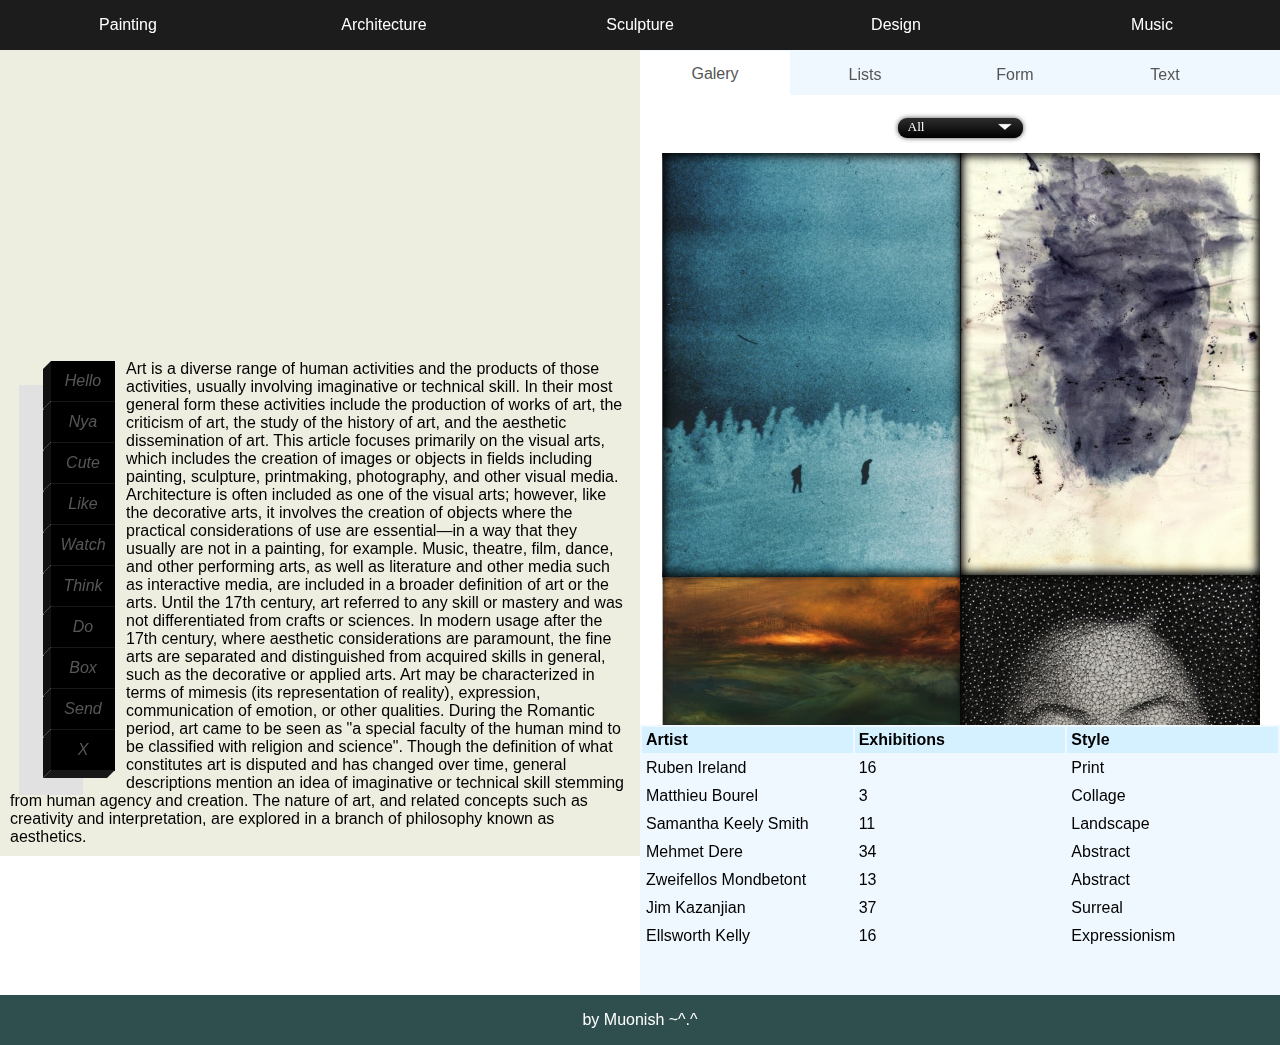
<file: lab1/index.html>
<html>
	<head>
		<meta http-equiv="Content-Type" content="text/html; charset=utf-8" />
		<title>hello html</title>		
	
		<script type = "text/javascript" src = "js/sorttable.js"></script>
	
		<script src="http://maps.google.com/maps/api/js?sensor=true"></script>
		<script type = "text/javascript" src = "js/map.js"></script>
		
		
		<style type="text/css">
			
			body { 
				margin: 0; 
				padding: 0; 
				font: 12pt sans-serif;  
			}
			p {
				margin: 0px;
				padding: 10px;
				display: block;
			}
			#menu {
				height: 50px;
				padding: 0px;
				color: #fff;
				width: 100%;
			}
			#menu_item {
				line-height: 50px;
				text-align: center;
				height: 100%;
				float: left;
				background: #1C1C1C;
				width: 20%;
			}
			#content{
				//height: 100%;
				color: #fff;
				width: 100%;
				overflow: hidden;
			}
			#left_column{
				float: left;
				//height: 100%;
			
				background: #EEEEE0;
				color: #000;
				width: 50%;
			}
			#right_column {
				float: left;
				//height: 100%;
				background: #F0F8FF;
				color: #000;
				width: 50%;
			}
			#footer {
				//position: fixed;
				//left: 0px;
				//bottom: 0px;
				line-height: 50px;
				text-align: center;
				background: #2F4F4F;
				color: #fff;
				width: 100%;
			}
			
			
			#mapSurface {
				width: 100%;
				height: 300px;
			}
			
			#galery {
				width: 100%;
				height: 70%;
				border: 0px;
			}
			
			#sort_table {
				width: 100%;
				height: 30%;
			}
			
			table.sortable {
				border:0; 
				padding:0; 
				margin:0;
				width:100%;
				overflow: scroll;
			}
			table.sortable td {
				padding:4px; 
				width:33%;background: #F0F8FF;
			}
			table.sortable thead th {
				width: 33%;
				padding:4px;
				background:#D5F0FF; 
				text-align:left;
			}
			
			.tabs {
				//position: relative;
				margin: 0 auto;
				//width: 800px;
				width: 100%;
				//height: 100%;
			}
			.tabs label {
				color: #555;
				cursor: pointer;
				display: block;
				float: left;
				width: 150px;
				height: 45px;
				line-height: 45px;
				position: relative;
				top: 2px;
				text-align: center;
			}

			.tabs input {
				position: absolute;
				left: -9999px;
			}

			#tab_1:checked  ~ #tab_l1,
			#tab_2:checked  ~ #tab_l2,
			#tab_3:checked  ~ #tab_l3,
			#tab_4:checked  ~ #tab_l4 {
				background: #fff;
				border-color: #fff;
				top: 1;
				z-index: 3;
			}

			.tabs_cont {
				background: #fff;
				position: relative;
				z-index: 2;
				//height: 230px;
				//height: 100%;
			}
			.tabs_cont > div {
				position: absolute;
				left: -9999px;
				top: 0;
				opacity: 0;
				-moz-transition: opacity .5s ease-in-out;
				-webkit-transition: opacity .5s ease-in-out;
				transition: opacity .5s ease-in-out;
			}
			#tab_1:checked ~ .tabs_cont #tab_c1,
			#tab_2:checked ~ .tabs_cont #tab_c2,
			#tab_3:checked ~ .tabs_cont #tab_c3,
			#tab_4:checked ~ .tabs_cont #tab_c4 {
				position: static;
				left: 0;
				opacity: 1;
			}
			
			input_form{
				position: static;
				left: 0;
			}
			
			
			///////////////////////////////navigation bar by Jan Kadera/////////////////////////////////
			@import url(http://netdna.bootstrapcdn.com/font-awesome/4.0.3/css/font-awesome.min.css);
			* {
			  -moz-box-sizing: border-box;
			  -webkit-box-sizing: border-box;
			  box-sizing: border-box;
			}

			html {
			  width: 100%;
			  height: 100%;
			}

			body {
			  width: 100%;
			  height: 100%;
			  display: box;
			  box-align: center;
			  box-pack: center;
			  transform: translate3d(0, 0, 0);
			}
			
			#li_panel {
				//margin: 0;
				//padding: 0;
				//height: 41;
			  height: 2.5em;
			  width: 4em;
			  vertical-align: middle;
			  line-height: 2.5em;
			  border-bottom: 1px solid #060606;
			  position: relative;
			  display: block;
			}

			.clearfix {
			  zoom: 1;
			}
			.clearfix:before, .clearfix:after {
			  content: "\0020";
			  display: block;
			  height: 0;
			  overflow: hidden;
			}
			.clearfix:after {
			  clear: both;
			}

			ul {
			  position: relative;
			  //-moz-transform: rotate(-35deg) skew(20deg, 5deg);
			  //-ms-transform: rotate(-35deg) skew(20deg, 5deg);
			  //-webkit-transform: rotate(-35deg) skew(20deg, 5deg);
			  //transform: rotate(-35deg) skew(20deg, 5deg);
			}

			.list-item {
			  background: #000000;
			  color: #575757;
			  text-align: center;
			  height: 2.5em;
			  width: 4em;
			  vertical-align: middle;
			  line-height: 2.5em;
			  border-bottom: 1px solid #060606;
			  position: relative;
			  display: block;
			  text-decoration: none;
			  -moz-box-shadow: -2em 1.5em 0 #e1e1e1;
			  -webkit-box-shadow: -2em 1.5em 0 #e1e1e1;
			  box-shadow: -2em 1.5em 0 #e1e1e1;
			  -moz-transition: all 0.25s linear;
			  -o-transition: all 0.25s linear;
			  -webkit-transition: all 0.25s linear;
			  transition: all 0.25s linear;
			}
			.list-item:hover {
			  background: #528B8B;
			  color: #fffcfb;
			  -moz-transform: translate(0.9em, -0.9em);
			  -ms-transform: translate(0.9em, -0.9em);
			  -webkit-transform: translate(0.9em, -0.9em);
			  transform: translate(0.9em, -0.9em);
			  -moz-transition: all 0.25s linear;
			  -o-transition: all 0.25s linear;
			  -webkit-transition: all 0.25s linear;
			  transition: all 0.25s linear;
			  -moz-box-shadow: -2em 2em 0 #e1e1e1;
			  -webkit-box-shadow: -2em 2em 0 #e1e1e1;
			  box-shadow: -2em 2em 0 #e1e1e1;
			}
			.list-item:hover:before, .list-item:hover:after {
			  -moz-transition: all 0.25s linear;
			  -o-transition: all 0.25s linear;
			  -webkit-transition: all 0.25s linear;
			  transition: all 0.25s linear;
			}
			.list-item:hover:before {
			  background: #2F4F4F;
			  width: 1em;
			  top: 0.5em;
			  left: -1em;
			}
			.list-item:hover:after {
			  background: #2F4F4F;
			  width: 1em;
			  bottom: -2.5em;
			  left: 1em;
			  height: 4em;
			}
			.list-item:before, .list-item:after {
			  -moz-transition: all 0.25s linear;
			  -o-transition: all 0.25s linear;
			  -webkit-transition: all 0.25s linear;
			  transition: all 0.25s linear;
			}
			.list-item:after {
			  content: "";
			  position: absolute;
			  height: 4em;
			  background: #181818;
			  width: 0.5em;
			  bottom: -2.25em;
			  left: 1.5em;
			  -moz-transform: rotate(90deg) skew(0deg, 45deg);
			  -ms-transform: rotate(90deg) skew(0deg, 45deg);
			  -webkit-transform: rotate(90deg) skew(0deg, 45deg);
			  transform: rotate(90deg) skew(0deg, 45deg);
			}
			.list-item:before {
			  content: "";
			  position: absolute;
			  height: 2.5em;
			  background: #121212;
			  width: 0.5em;
			  top: 0.25em;
			  left: -0.5em;
			  -moz-transform: skewY(-45deg);
			  -ms-transform: skewY(-45deg);
			  -webkit-transform: skewY(-45deg);
			  transform: skewY(-45deg);
			}
			////////////////////////////////////////////////////////////////////////////////////////

	  </style>
	</head>
	
	
	<body>
		<div id="menu">
			<div id="menu_item">Painting</div>
			<div id="menu_item">Architecture</div>
			<div id="menu_item">Sculpture</div>
			<div id="menu_item">Design</div>
			<div id="menu_item">Music</div>
		</div>
		<div id="content">
			<div id="left_column">
				<div id="mapSurface"></div>
				
				
					<ul style="float: left; margin: 11px;">
					  <li id="li_panel">
						<a class='list-item' href=''>
						  <i class='icon-'>Hello</i>
						</a>
					  </li>
					  <li id="li_panel">
						<a class='list-item' href=''>
						  <i class='icon-th-large'>Nya</i>
						</a>
					  </li>
					  <li id="li_panel">
						<a class='list-item' href=''>
						  <i class='icon-bar-chart'>Cute</i>
						</a>
					  </li>
					  <li id="li_panel">
						<a class='list-item' href=''>
						  <i class='icon-tasks'>Like</i>
						</a>
					  </li>
					  <li id="li_panel">
						<a class='list-item' href=''>
						  <i class='icon-bell'>Watch</i>
						</a>
					  </li>
					  <li id="li_panel">
						<a class='list-item' href=''>
						  <i class='icon-archive'>Think</i>
						</a>
					  </li>
					  <li id="li_panel">
						<a class='list-item' href=''>
						  <i class='icon-comment'>Do</i>
						</a>
					  </li>
					  <li id="li_panel">
						<a class='list-item' href=''>
						  <i class='icon-sitemap'>Box</i>
						</a>
					  </li>
					  <li id="li_panel">
						<a class='list-item' href=''>
						  <i class='icon-thumbs-up'>Send</i>
						</a>
					  </li>
					  <li id="li_panel">
						<a class='list-item' href=''>
						  <i class='icon-tumblr'>X</i>
						</a>
					  </li>
					</ul>
					
					
				<p>	Art is a diverse range of human activities and the products of those activities, usually involving imaginative or technical skill. In their most general form these activities include the production of works of art, the criticism of art, the study of the history of art, and the aesthetic dissemination of art. This article focuses primarily on the visual arts, which includes the creation of images or objects in fields including painting, sculpture, printmaking, photography, and other visual media. Architecture is often included as one of the visual arts; however, like the decorative arts, it involves the creation of objects where the practical considerations of use are essential—in a way that they usually are not in a painting, for example. Music, theatre, film, dance, and other performing arts, as well as literature and other media such as interactive media, are included in a broader definition of art or the arts. Until the 17th century, art referred to any skill or mastery and was not differentiated from crafts or sciences. In modern usage after the 17th century, where aesthetic considerations are paramount, the fine arts are separated and distinguished from acquired skills in general, such as the decorative or applied arts.

Art may be characterized in terms of mimesis (its representation of reality), expression, communication of emotion, or other qualities. During the Romantic period, art came to be seen as "a special faculty of the human mind to be classified with religion and science". Though the definition of what constitutes art is disputed and has changed over time, general descriptions mention an idea of imaginative or technical skill stemming from human agency and creation.

The nature of art, and related concepts such as creativity and interpretation, are explored in a branch of philosophy known as aesthetics.
				</p>	
			</div>
			<div id="right_column">
			
			
			<div>
				<section class="tabs">
					<input id="tab_1" type="radio" name="tab" checked="checked" />
					<input id="tab_2" type="radio" name="tab" />
					<input id="tab_3" type="radio" name="tab" />
					<input id="tab_4" type="radio" name="tab" />
					
					<label for="tab_1" id="tab_l1">Galery</label>
					<label for="tab_2" id="tab_l2">Lists</label>
					<label for="tab_3" id="tab_l3">Form</label>
					<label for="tab_4" id="tab_l4">Text</label>
					<div style="clear:both"></div>

					<div class="tabs_cont">
						<div id="tab_c1"><iframe id="galery" src="galery/index.html"></iframe></div>
						<div id="tab_c2">
							<table><tr>
							<td>
								<ul>
									<li>one</li>
									<li>two</li>
									<li>three</li>
								</ul>
								</td>
								<td>
								<ol>
									<li>four</li>
									<li>five</li>
									<li>six</li>
								</ol>
								</td>
								
							</tr></table>
							
						</div>
						<div id="tab_c3">
						<table>
							<tr>
							<form action="handler.php">
								<td>
								<fieldset>
									<legend>Contact info</legend>
									<p>Name:
									<br/>
										<input style="position: static; left: 0;" type="text" name="username" size="15" maxlength="30"/>
									</p>
									<p>Tel:
									<br/>
										<input style="position: static; left: 0;" type="text" name="username" size="15" maxlength="30"/>
									</p>
								</fieldset>
								<br/>
								<p>Please select a style:
									<br/>
									<input style="position: static; left: 0;" type="radio" name="style" value="abstract" checked="checked"/>Abstract
									<input style="position: static; left: 0;" type="radio" name="style" value="surreal"/>Surreal
									<input style="position: static; left: 0;" type="radio" name="style" value="expressionism"/>Expressionism
								</p>
								<p>Select place:
									<br/>
									<input style="position: static; left: 0;" type="checkbox" name="place" value="child" checked="checked"/>Child
									<input style="position: static; left: 0;" type="checkbox" name="place" value="living"/>Living room
									<input style="position: static; left: 0;" type="checkbox" name="place" value="dining"/>Dining room
								</p>
								<p>Select size:
									<br/>
									<select style="position: static; left: 0;" name="size">
										<option value="small">Small</option>
										<option value="medium">Medium</option>
										<option value="large">Large</option>
									</select>
								</p>
								</td>
								<td>
								<p>Multiple choice (you can choose <br/> multiple options by holding down <b>Ctrl</b>):
									<br/>
									<select style="position: static; left: 0;" name="mult" size="5" multiple="multiple">
										<option value="pony">Pony</option>
										<option value="cat">Cat</option>
										<option value="sandwich">Sandwich</option>
										<option value="table">Table</option>
										<option value="car">Car</option>
									</select>
								</p>
								<p>Comments: 
								<br/>
									<textarea name="comments" cols="40" rows="8">Enter your comments...
									</textarea>
								</td>

							 </form>
							 </tr>
							</table>
							<input style="position: static; right: 0; padding: 5px; margin: 15px" type="submit" name="submit" value="Submit"/>
						</div>
						<div id="tab_c4" style="padding: 10px">
							<i>Text</i><br>
							<mark>Text</mark><br>
							<strike>Text</strike><br>
							<strong>Text</strong><br>
							<u>Text</u><br>
							<basefont>Text</basefont><br>
							<big>Text</big><br>
							<cite>Text</cite><br>
							<h3 align="right">Text</h3><br>
							<h5 title="azaza">Text</h5><br>
							<b>Text</b><br>
							Te<sub>xt</sub><br>
							Te<sup>xt</sup><br>
							<font color="#000fff">Text</font><br>
							<h6>Text</h6><br>
							<kbd>Text</kbd><br>
							<ruby>Text</ruby><br>
							<s>Text</s><br>
							<span>Text</span><br>
						</div>
					</div>
				</section>
			</div>
			<div id="sort_table">
				<table class="sortable">
					<thead>
						<tr>
							<th>Artist</th>
							<th>Exhibitions</th>
							<th>Style</th>
						</tr>
					</thead>
					<tbody>
						<tr><td>Ruben Ireland</td> <td>16</td><td>Print</td></tr>
						<tr><td>Matthieu Bourel</td> <td>3</td><td>Collage</td></tr>
						<tr><td>Samantha Keely Smith</td> <td>11</td><td>Landscape</td></tr>
						<tr><td>Mehmet Dere</td> <td>34</td><td>Abstract</td></tr>
						<tr><td>Zweifellos Mondbetont</td> <td>13</td><td>Abstract</td></tr>
						<tr><td>Jim Kazanjian</td> <td>37</td><td>Surreal</td></tr>
						<tr><td>Ellsworth Kelly</td> <td>16</td><td>Expressionism</td></tr>
					</tbody>
				</table>
			
			</div>

			</div>
		</div>
		<div id="footer">
			by Muonish ~^.^
		</div>
	</body>
</html>
</file>
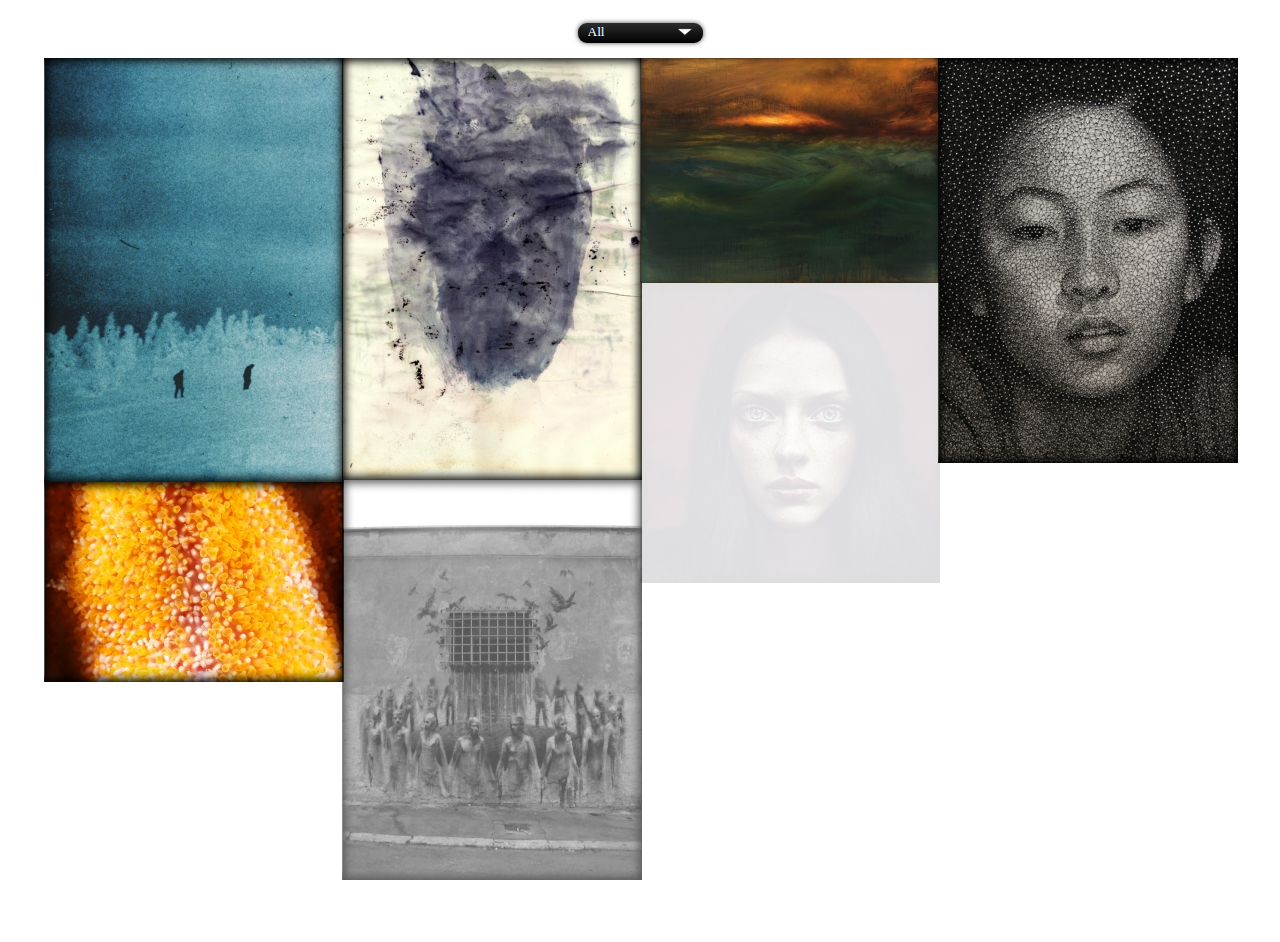
<file: lab1/galery/index.html>
<head>
	<meta charset="utf-8" />
	<title>Galereya</title>
    <link href="css/jquery.galereya.css" rel="stylesheet"/>
    <!--[if lt IE 9]>
    <link rel="stylesheet" href="css/jquery.galereya.ie.css">
    <![endif]-->

    <script src="js/jquery.min.js"></script>
    <script src="js/jquery.galereya.min.js"></script>
    <script>
                    $(function() {
                $('#gallery').galereya({
                    load: function(next) {
                        $.getJSON('images.json', function(data) {
                            next(data);
                        });
                    }
                });
            });
    </script>
</head>
<body>
    <div id="gallery"></div>
</body>
</file>
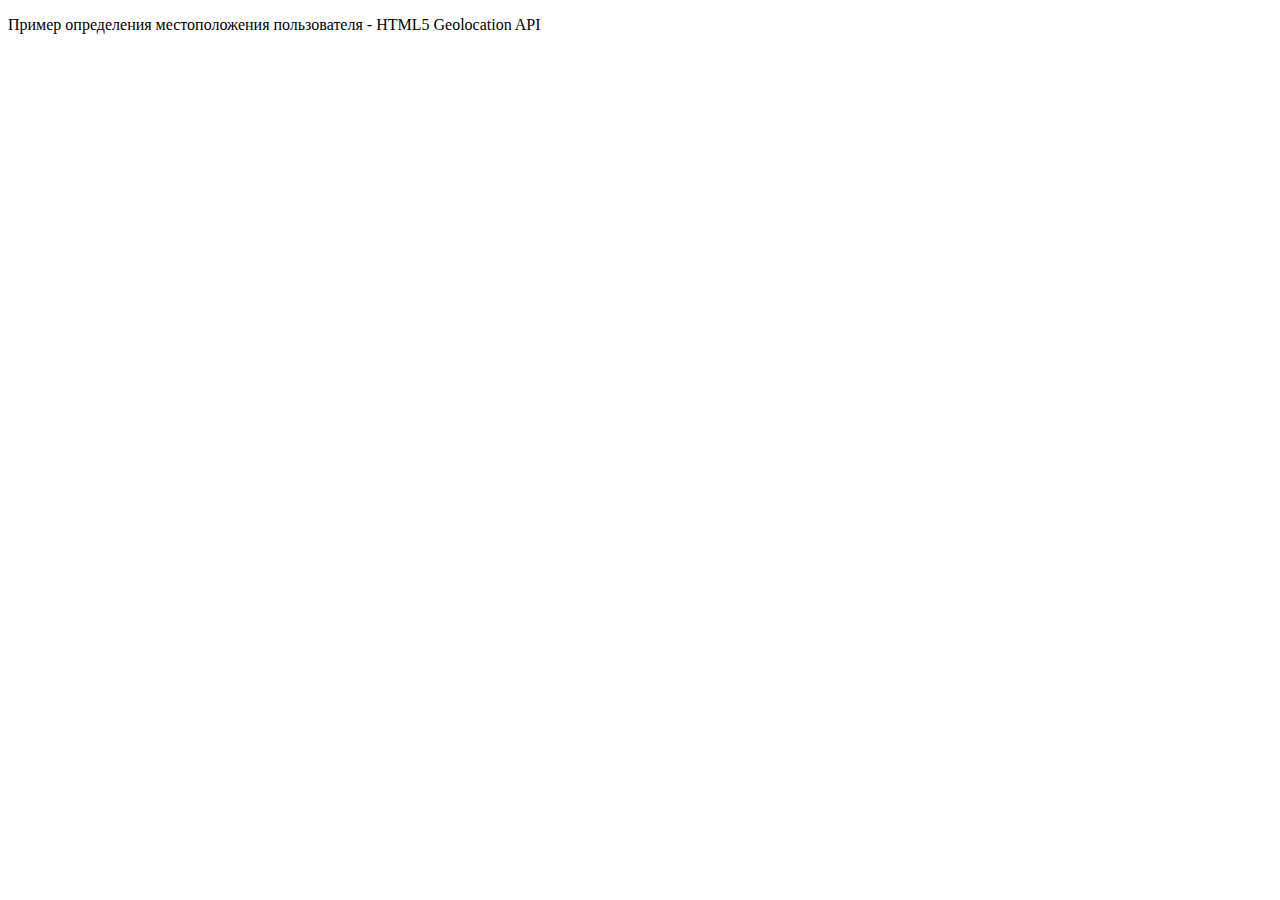
<file: lab1/test.html>
<!DOCTYPE HTML>
<html xmlns="http://www.w3.org/1999/xhtml">
<head>
<meta http-equiv="Content-Type" content="text/html; charset=utf-8" />
<title>HTML5 Geolocation API</title>
 
<script type="text/javascript">
if(navigator.geolocation) {
navigator.geolocation.getCurrentPosition(function(position) {
            var latitude = position.coords.latitude;
            var longitude = position.coords.longitude;
			alert(latitude+' '+longitude);
});
 
} else {
    alert("Geolocation API не поддерживается в вашем браузере");
}
</script>
 
</head>
 
<body>
<p>Пример определения местоположения пользователя - HTML5 Geolocation API</p>
</body>
</html>
</file>
